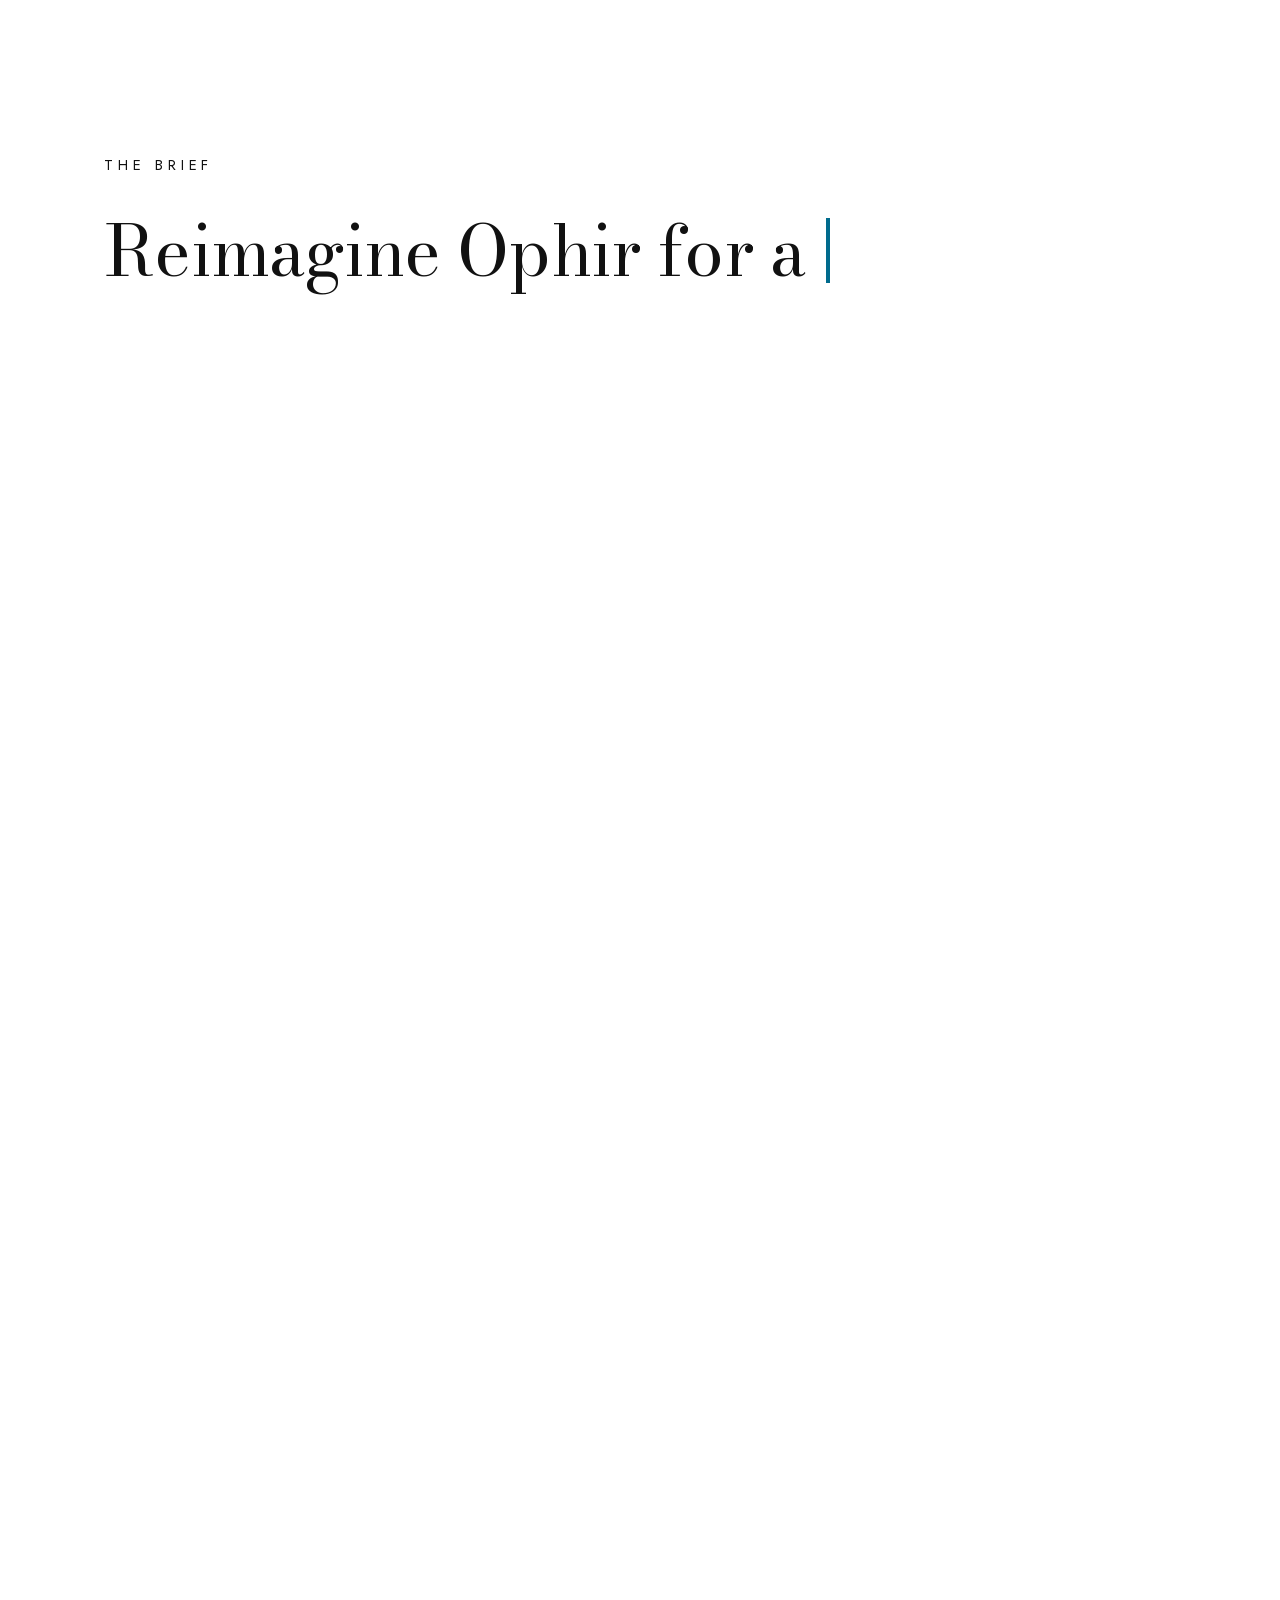
<file: index.html>
<!DOCTYPE html><html lang="en-GB" class="bodoni_moda_4f239d3c-module__CIWvPq__variable jost_b3b5774d-module__56wUyW__variable"><head><meta charSet="utf-8"/><meta name="viewport" content="width=device-width, initial-scale=1"/><link rel="preload" href="/_next/static/media/52b5d5098cb87ddd-s.p.13ehjyjdqyy~v.woff2" as="font" crossorigin="" type="font/woff2"/><link rel="preload" href="/_next/static/media/81cef6a21128489e-s.p.0rb1wy2~c~egv.woff2" as="font" crossorigin="" type="font/woff2"/><link rel="preload" as="image" href="/ophir-icon-1.svg"/><link rel="preload" as="image" href="/ophir-icon-2.svg"/><link rel="preload" as="image" href="/ophir-icon-3.svg"/><link rel="stylesheet" href="/_next/static/chunks/15c112ybg8onb.css" data-precedence="next"/><link rel="preload" as="script" fetchPriority="low" href="/_next/static/chunks/0ht900cau6_ur.js"/><script src="/_next/static/chunks/06~f4cvc3b8e~.js" async=""></script><script src="/_next/static/chunks/00ilazh50sdzh.js" async=""></script><script src="/_next/static/chunks/turbopack-0poa~jq2rj5qt.js" async=""></script><script src="/_next/static/chunks/0dbhjjzl8qfwv.js" async=""></script><script src="/_next/static/chunks/14hdehll65fn_.js" async=""></script><link rel="preload" href="https://fonts.googleapis.com/css2?family=Abril+Fatface&amp;family=Archivo+Black&amp;family=Playfair+Display:ital,wght@1,900&amp;family=Bebas+Neue&amp;family=Fraunces:opsz,wght@144,900&amp;family=Unbounded:wght@800&amp;family=DM+Serif+Display&amp;family=Rubik+Mono+One&amp;family=UnifrakturMaguntia&amp;family=Syne:wght@800&amp;family=Pacifico&amp;family=Major+Mono+Display&amp;family=Alfa+Slab+One&amp;family=Ultra&amp;family=Monoton&amp;family=Bungee&amp;family=Shrikhand&amp;family=Lobster&amp;family=Cinzel+Decorative:wght@900&amp;family=Black+Ops+One&amp;family=Poiret+One&amp;family=Righteous&amp;family=Dela+Gothic+One&amp;family=Instrument+Serif:ital@1&amp;text=S&amp;display=block" as="style"/><meta name="next-size-adjust" content=""/><title>Ophir</title><meta name="description" content="Reimagining Ophir for a new era: brand guidelines."/><meta name="robots" content="noindex, nofollow, nocache"/><meta name="googlebot" content="noindex, nofollow"/><link rel="icon" href="/icon.svg?icon.0dwpslo~bdq_-.svg" sizes="any" type="image/svg+xml"/><link rel="stylesheet" href="https://fonts.googleapis.com/css2?family=Abril+Fatface&amp;family=Archivo+Black&amp;family=Playfair+Display:ital,wght@1,900&amp;family=Bebas+Neue&amp;family=Fraunces:opsz,wght@144,900&amp;family=Unbounded:wght@800&amp;family=DM+Serif+Display&amp;family=Rubik+Mono+One&amp;family=UnifrakturMaguntia&amp;family=Syne:wght@800&amp;family=Pacifico&amp;family=Major+Mono+Display&amp;family=Alfa+Slab+One&amp;family=Ultra&amp;family=Monoton&amp;family=Bungee&amp;family=Shrikhand&amp;family=Lobster&amp;family=Cinzel+Decorative:wght@900&amp;family=Black+Ops+One&amp;family=Poiret+One&amp;family=Righteous&amp;family=Dela+Gothic+One&amp;family=Instrument+Serif:ital@1&amp;text=S&amp;display=block"/><script src="/_next/static/chunks/03~yq9q893hmn.js" noModule=""></script></head><body><div hidden=""><!--$--><!--/$--></div><main><section class="brief" aria-labelledby="brief-label"><div class="brief__inner"><p id="brief-label" class="caps">The brief</p><p class="brief__text"><span class="sr-only">Reimagine Ophir for a new era, preserving the familiarity, heritage and recognition of the original identity while creating a refined, contemporary brand for the future.</span><span class="brief__ghost" aria-hidden="true">Reimagine Ophir for a new era, preserving the familiarity, heritage and recognition of the original identity while creating a refined, contemporary brand for the future.</span><span class="brief__typed" aria-hidden="true"><span class="brief__cursor"><span class="brief__drop"></span></span></span></p></div></section><section class="heromorph" aria-label="The Ophir wordmark and icon"><div class="heromorph__pin"><div class="heromorph__mint" aria-hidden="true"></div><div class="heromorph__stage"><div class="heromorph__art"><svg viewBox="0 0 946.86 369.836" class="heromorph__wordmark" role="img" aria-label="Ophir"><path d="M708.296 117.17C708.296 117.17 708.296 281.259 708.296 281.259C708.296 281.259 752.166 281.259 752.166 281.259C752.166 281.259 752.166 90.329 752.166 90.329C752.492 90.329 708.296 99.753 708.296 117.17ZM752.166 46.479C752.166 46.479 752.166 0 752.166 0C752.492 0 708.296 9.424 708.296 26.841C708.296 26.841 708.296 73.32 708.296 73.32C708.296 55.902 752.492 46.479 752.166 46.479ZM352.355 90.329C352.355 90.329 229.418 90.329 229.418 90.329C229.418 90.329 237.382 134.196 256.536 134.196C256.536 134.196 345.289 134.196 345.289 134.196C367.527 134.196 378.802 145.472 378.802 167.71C378.802 167.71 378.802 203.926 378.802 203.926C378.802 226.164 367.527 237.439 345.289 237.439C345.289 237.439 229.418 237.439 229.418 237.439C229.418 237.439 229.42 369.836 229.42 369.836C229.101 369.836 273.29 360.402 273.29 342.995C273.29 342.995 273.286 281.307 273.286 281.307C273.286 281.307 352.355 281.307 352.355 281.307C391.245 281.307 422.671 249.882 422.671 210.992C422.671 210.992 422.671 160.644 422.671 160.644C422.671 121.755 391.245 90.329 352.355 90.329ZM149.372 203.912C149.372 226.149 138.095 237.426 115.858 237.426C115.858 237.426 77.385 237.426 77.385 237.426C55.147 237.426 43.872 226.149 43.872 203.912C43.872 203.912 43.872 167.714 43.872 167.714C43.872 145.476 55.147 134.2 77.385 134.2C77.385 134.2 115.858 134.2 115.858 134.2C138.095 134.2 149.372 145.476 149.372 167.714C149.372 167.714 149.372 203.912 149.372 203.912ZM122.924 90.329C122.924 90.329 70.316 90.329 70.316 90.329C31.426 90.329 0 121.755 0 160.644C0 160.644 0 210.981 0 210.981C0 249.871 31.426 281.298 70.316 281.298C70.316 281.298 122.924 281.298 122.924 281.298C161.814 281.298 193.24 249.871 193.24 210.981C193.24 210.981 193.24 160.644 193.24 160.644C193.24 121.755 161.814 90.329 122.924 90.329ZM591.801 90.334C591.801 90.334 537.903 90.334 537.903 90.334C529.254 90.334 520.045 91.821 512.705 94.519C512.705 94.519 512.705 94.35 512.705 94.35C512.705 94.35 512.705 0 512.705 0C513.031 0 468.848 9.433 468.848 26.85C468.848 26.85 468.848 92.654 468.848 92.654C468.848 92.654 468.877 281.263 468.877 281.263C468.877 281.263 512.713 281.263 512.713 281.263C512.713 281.263 512.713 167.712 512.713 167.712C512.713 145.474 523.99 134.198 546.227 134.198C546.227 134.198 584.738 134.198 584.738 134.198C606.975 134.198 618.252 145.474 618.252 167.712C618.252 167.712 618.252 254.144 618.252 254.144C618.252 273.298 662.118 281.263 662.118 281.263C662.118 281.263 662.118 160.649 662.118 160.649C662.118 121.76 630.692 90.334 591.801 90.334ZM868.661 90.329C829.771 90.329 798.345 121.756 798.345 160.645C798.345 160.645 798.345 231.259 798.345 231.259C798.345 231.259 798.346 231.259 798.346 231.259C798.346 231.259 798.346 281.259 798.346 281.259C798.029 281.259 842.217 271.825 842.217 254.418C842.217 254.418 842.215 231.259 842.215 231.259C842.215 231.259 842.216 231.259 842.216 231.259C842.216 231.259 842.216 167.708 842.216 167.708C842.216 145.47 853.492 134.194 875.73 134.194C875.73 134.194 919.742 134.194 919.742 134.194C938.895 134.194 946.86 90.329 946.86 90.329C946.86 90.329 868.661 90.329 868.661 90.329Z" fill="currentColor" fill-rule="evenodd"></path></svg><svg viewBox="-150 -150 300 300" class="heromorph__mark" role="img" aria-label="Ophir icon" style="opacity:0"><defs><clipPath id="o-window"><path d="M-37.67 -136.75H37.67C93.38 -136.75 138.38 -91.75 138.38 -36.05V36.05C138.38 91.75 93.38 136.75 37.67 136.75H-37.67C-93.38 136.75 -138.38 91.75 -138.38 36.05V-36.05C-138.38 -91.75 -93.38 -136.75 -37.67 -136.75Z"></path></clipPath><linearGradient id="o-sunset" x1="0" y1="0" x2="0" y2="1"><stop offset="0" stop-color="#005c96"></stop><stop offset="0.3" stop-color="#2896be"></stop><stop offset="0.55" stop-color="#ece8e2"></stop><stop offset="0.74" stop-color="#fcc917"></stop><stop offset="0.9" stop-color="#ea6828"></stop><stop offset="1" stop-color="#aa281e"></stop></linearGradient></defs><path d="M-27.56 -73.92H27.56C59.41 -73.92 75.56 -57.77 75.56 -25.92V25.92C75.56 57.77 59.41 73.92 27.56 73.92H-27.56C-59.41 73.92 -75.56 57.77 -75.56 25.92V-25.92C-75.56 -57.77 -59.41 -73.92 -27.56 -73.92ZM-27.56 -73.92H27.56C59.41 -73.92 75.56 -57.77 75.56 -25.92V25.92C75.56 57.77 59.41 73.92 27.56 73.92H-27.56C-59.41 73.92 -75.56 57.77 -75.56 25.92V-25.92C-75.56 -57.77 -59.41 -73.92 -27.56 -73.92Z" fill="currentColor" fill-rule="evenodd"></path><g clip-path="url(#o-window)"><rect x="-150" y="-136.755" width="300" height="273.51" fill="url(#o-sunset)" transform="translate(0 273.51)"></rect></g><path d="M-27.56 -73.92H27.56C59.41 -73.92 75.56 -57.77 75.56 -25.92V25.92C75.56 57.77 59.41 73.92 27.56 73.92H-27.56C-59.41 73.92 -75.56 57.77 -75.56 25.92V-25.92C-75.56 -57.77 -59.41 -73.92 -27.56 -73.92ZM-27.56 -73.92H27.56C59.41 -73.92 75.56 -57.77 75.56 -25.92V25.92C75.56 57.77 59.41 73.92 27.56 73.92H-27.56C-59.41 73.92 -75.56 57.77 -75.56 25.92V-25.92C-75.56 -57.77 -59.41 -73.92 -27.56 -73.92Z" fill="currentColor" fill-rule="evenodd" transform="scale(0.45)"></path></svg></div><p class="caps heromorph__label"><span class="is-on">Built on experience. Focused on the future.</span><span class="is-off">A window to our world</span></p></div><div class="duo" aria-hidden="true"><figure class="duo__item"><div class="duo__tile duo__tile--icon"><img src="/ophir-icon-1.svg" alt="Ophir icon 1"/></div></figure><figure class="duo__item"><div class="duo__tile duo__tile--icon"><img src="/ophir-icon-2.svg" alt="Ophir icon 2"/></div></figure><figure class="duo__item"><div class="duo__tile duo__tile--icon"><img src="/ophir-icon-3.svg" alt="Ophir icon 3"/></div></figure></div></div></section></main><!--$--><!--/$--><script src="/_next/static/chunks/0ht900cau6_ur.js" id="_R_" async=""></script><script>(self.__next_f=self.__next_f||[]).push([0])</script><script>self.__next_f.push([1,"1:\"$Sreact.fragment\"\n2:I[39756,[\"/_next/static/chunks/0dbhjjzl8qfwv.js\"],\"default\"]\n3:I[37457,[\"/_next/static/chunks/0dbhjjzl8qfwv.js\"],\"default\"]\n4:I[27115,[\"/_next/static/chunks/0dbhjjzl8qfwv.js\",\"/_next/static/chunks/14hdehll65fn_.js\"],\"default\"]\n5:I[47298,[\"/_next/static/chunks/0dbhjjzl8qfwv.js\",\"/_next/static/chunks/14hdehll65fn_.js\"],\"default\"]\n6:I[97367,[\"/_next/static/chunks/0dbhjjzl8qfwv.js\"],\"OutletBoundary\"]\n7:\"$Sreact.suspense\"\n9:I[97367,[\"/_next/static/chunks/0dbhjjzl8qfwv.js\"],\"ViewportBoundary\"]\nb:I[97367,[\"/_next/static/chunks/0dbhjjzl8qfwv.js\"],\"MetadataBoundary\"]\nd:I[68027,[\"/_next/static/chunks/0dbhjjzl8qfwv.js\"],\"default\",1]\n:HL[\"/_next/static/chunks/15c112ybg8onb.css\",\"style\"]\n:HL[\"/_next/static/media/52b5d5098cb87ddd-s.p.13ehjyjdqyy~v.woff2\",\"font\",{\"crossOrigin\":\"\",\"type\":\"font/woff2\"}]\n:HL[\"/_next/static/media/81cef6a21128489e-s.p.0rb1wy2~c~egv.woff2\",\"font\",{\"crossOrigin\":\"\",\"type\":\"font/woff2\"}]\n:HL[\"https://fonts.googleapis.com/css2?family=Abril+Fatface\u0026family=Archivo+Black\u0026family=Playfair+Display:ital,wght@1,900\u0026family=Bebas+Neue\u0026family=Fraunces:opsz,wght@144,900\u0026family=Unbounded:wght@800\u0026family=DM+Serif+Display\u0026family=Rubik+Mono+One\u0026family=UnifrakturMaguntia\u0026family=Syne:wght@800\u0026family=Pacifico\u0026family=Major+Mono+Display\u0026family=Alfa+Slab+One\u0026family=Ultra\u0026family=Monoton\u0026family=Bungee\u0026family=Shrikhand\u0026family=Lobster\u0026family=Cinzel+Decorative:wght@900\u0026family=Black+Ops+One\u0026family=Poiret+One\u0026family=Righteous\u0026family=Dela+Gothic+One\u0026family=Instrument+Serif:ital@1\u0026text=S\u0026display=block\",\"style\"]\n"])</script><script>self.__next_f.push([1,"0:{\"P\":null,\"c\":[\"\",\"\"],\"q\":\"\",\"i\":false,\"f\":[[[\"\",{\"children\":[\"__PAGE__\",{}]},\"$undefined\",\"$undefined\",16],[[\"$\",\"$1\",\"c\",{\"children\":[[[\"$\",\"link\",\"0\",{\"rel\":\"stylesheet\",\"href\":\"/_next/static/chunks/15c112ybg8onb.css\",\"precedence\":\"next\",\"crossOrigin\":\"$undefined\",\"nonce\":\"$undefined\"}],[\"$\",\"script\",\"script-0\",{\"src\":\"/_next/static/chunks/0dbhjjzl8qfwv.js\",\"async\":true,\"nonce\":\"$undefined\"}]],[\"$\",\"html\",null,{\"lang\":\"en-GB\",\"className\":\"bodoni_moda_4f239d3c-module__CIWvPq__variable jost_b3b5774d-module__56wUyW__variable\",\"children\":[[\"$\",\"head\",null,{\"children\":[\"$\",\"link\",null,{\"rel\":\"stylesheet\",\"href\":\"https://fonts.googleapis.com/css2?family=Abril+Fatface\u0026family=Archivo+Black\u0026family=Playfair+Display:ital,wght@1,900\u0026family=Bebas+Neue\u0026family=Fraunces:opsz,wght@144,900\u0026family=Unbounded:wght@800\u0026family=DM+Serif+Display\u0026family=Rubik+Mono+One\u0026family=UnifrakturMaguntia\u0026family=Syne:wght@800\u0026family=Pacifico\u0026family=Major+Mono+Display\u0026family=Alfa+Slab+One\u0026family=Ultra\u0026family=Monoton\u0026family=Bungee\u0026family=Shrikhand\u0026family=Lobster\u0026family=Cinzel+Decorative:wght@900\u0026family=Black+Ops+One\u0026family=Poiret+One\u0026family=Righteous\u0026family=Dela+Gothic+One\u0026family=Instrument+Serif:ital@1\u0026text=S\u0026display=block\"}]}],[\"$\",\"body\",null,{\"children\":[\"$\",\"$L2\",null,{\"parallelRouterKey\":\"children\",\"error\":\"$undefined\",\"errorStyles\":\"$undefined\",\"errorScripts\":\"$undefined\",\"template\":[\"$\",\"$L3\",null,{}],\"templateStyles\":\"$undefined\",\"templateScripts\":\"$undefined\",\"notFound\":[[[\"$\",\"title\",null,{\"children\":\"404: This page could not be found.\"}],[\"$\",\"div\",null,{\"style\":{\"fontFamily\":\"system-ui,\\\"Segoe UI\\\",Roboto,Helvetica,Arial,sans-serif,\\\"Apple Color Emoji\\\",\\\"Segoe UI Emoji\\\"\",\"height\":\"100vh\",\"textAlign\":\"center\",\"display\":\"flex\",\"flexDirection\":\"column\",\"alignItems\":\"center\",\"justifyContent\":\"center\"},\"children\":[\"$\",\"div\",null,{\"children\":[[\"$\",\"style\",null,{\"dangerouslySetInnerHTML\":{\"__html\":\"body{color:#000;background:#fff;margin:0}.next-error-h1{border-right:1px solid rgba(0,0,0,.3)}@media (prefers-color-scheme:dark){body{color:#fff;background:#000}.next-error-h1{border-right:1px solid rgba(255,255,255,.3)}}\"}}],[\"$\",\"h1\",null,{\"className\":\"next-error-h1\",\"style\":{\"display\":\"inline-block\",\"margin\":\"0 20px 0 0\",\"padding\":\"0 23px 0 0\",\"fontSize\":24,\"fontWeight\":500,\"verticalAlign\":\"top\",\"lineHeight\":\"49px\"},\"children\":404}],[\"$\",\"div\",null,{\"style\":{\"display\":\"inline-block\"},\"children\":[\"$\",\"h2\",null,{\"style\":{\"fontSize\":14,\"fontWeight\":400,\"lineHeight\":\"49px\",\"margin\":0},\"children\":\"This page could not be found.\"}]}]]}]}]],[]],\"forbidden\":\"$undefined\",\"unauthorized\":\"$undefined\"}]}]]}]]}],{\"children\":[[\"$\",\"$1\",\"c\",{\"children\":[[\"$\",\"main\",null,{\"children\":[[\"$\",\"$L4\",null,{}],[\"$\",\"$L5\",null,{}]]}],[[\"$\",\"script\",\"script-0\",{\"src\":\"/_next/static/chunks/14hdehll65fn_.js\",\"async\":true,\"nonce\":\"$undefined\"}]],[\"$\",\"$L6\",null,{\"children\":[\"$\",\"$7\",null,{\"name\":\"Next.MetadataOutlet\",\"children\":\"$@8\"}]}]]}],{},null,false,null]},null,false,null],[\"$\",\"$1\",\"h\",{\"children\":[null,[\"$\",\"$L9\",null,{\"children\":\"$La\"}],[\"$\",\"div\",null,{\"hidden\":true,\"children\":[\"$\",\"$Lb\",null,{\"children\":[\"$\",\"$7\",null,{\"name\":\"Next.Metadata\",\"children\":\"$Lc\"}]}]}],[\"$\",\"meta\",null,{\"name\":\"next-size-adjust\",\"content\":\"\"}]]}],false]],\"m\":\"$undefined\",\"G\":[\"$d\",[[\"$\",\"link\",\"0\",{\"rel\":\"stylesheet\",\"href\":\"/_next/static/chunks/15c112ybg8onb.css\",\"precedence\":\"next\",\"crossOrigin\":\"$undefined\",\"nonce\":\"$undefined\"}]]],\"S\":true,\"h\":null,\"s\":\"$undefined\",\"l\":\"$undefined\",\"p\":\"$undefined\",\"d\":\"$undefined\",\"b\":\"AQkvWlnF4PmO2ZiEvOp76\"}\n"])</script><script>self.__next_f.push([1,"a:[[\"$\",\"meta\",\"0\",{\"charSet\":\"utf-8\"}],[\"$\",\"meta\",\"1\",{\"name\":\"viewport\",\"content\":\"width=device-width, initial-scale=1\"}]]\n"])</script><script>self.__next_f.push([1,"e:I[27201,[\"/_next/static/chunks/0dbhjjzl8qfwv.js\"],\"IconMark\"]\n8:null\nc:[[\"$\",\"title\",\"0\",{\"children\":\"Ophir\"}],[\"$\",\"meta\",\"1\",{\"name\":\"description\",\"content\":\"Reimagining Ophir for a new era: brand guidelines.\"}],[\"$\",\"meta\",\"2\",{\"name\":\"robots\",\"content\":\"noindex, nofollow, nocache\"}],[\"$\",\"meta\",\"3\",{\"name\":\"googlebot\",\"content\":\"noindex, nofollow\"}],[\"$\",\"link\",\"4\",{\"rel\":\"icon\",\"href\":\"/icon.svg?icon.0dwpslo~bdq_-.svg\",\"sizes\":\"any\",\"type\":\"image/svg+xml\"}],[\"$\",\"$Le\",\"5\",{}]]\n"])</script></body></html>
</file>
<file: _next/static/chunks/15c112ybg8onb.css>
@font-face{font-family:Bodoni Moda;font-style:normal;font-weight:400;font-display:swap;src:url(../media/856ed4826022579c-s.0fm_pbacl3p-e.woff2)format("woff2");unicode-range:U+302-303,U+305,U+307-308,U+310,U+312,U+315,U+31A,U+326-327,U+32C,U+32F-330,U+332-333,U+338,U+33A,U+346,U+34D,U+391-3A1,U+3A3-3A9,U+3B1-3C9,U+3D1,U+3D5-3D6,U+3F0-3F1,U+3F4-3F5,U+2016-2017,U+2034-2038,U+203C,U+2040,U+2043,U+2047,U+2050,U+2057,U+205F,U+2070-2071,U+2074-209F,U+20D0-20DC,U+20E1,U+20E5-20EF,U+2100-2112,U+2114-2115,U+2117-2121,U+2123-214F,U+2190,U+2192,U+2194-21AE,U+21B0-21E5,U+21F1-21F2,U+21F4-2211,U+2213-2214,U+2216-22FF,U+2308-230B,U+2310,U+2319,U+231C-2321,U+2336-237A,U+237C,U+2395,U+239B-23B7,U+23D0,U+23DC-23E1,U+2474-2475,U+25AF,U+25B3,U+25B7,U+25BD,U+25C1,U+25CA,U+25CC,U+25FB,U+266D-266F,U+27C0-27FF,U+2900-2AFF,U+2B0E-2B11,U+2B30-2B4C,U+2BFE,U+3030,U+FF5B,U+FF5D,U+1D400-1D7FF,U+1EE??}@font-face{font-family:Bodoni Moda;font-style:normal;font-weight:400;font-display:swap;src:url(../media/33f10b7fa82524eb-s.04y2uxr7u2ai1.woff2)format("woff2");unicode-range:U+1-C,U+E-1F,U+7F-9F,U+20DD-20E0,U+20E2-20E4,U+2150-218F,U+2190,U+2192,U+2194-2199,U+21AF,U+21E6-21F0,U+21F3,U+2218-2219,U+2299,U+22C4-22C6,U+2300-243F,U+2440-244A,U+2460-24FF,U+25A0-27BF,U+28??,U+2921-2922,U+2981,U+29BF,U+29EB,U+2B??,U+4DC0-4DFF,U+FFF9-FFFB,U+10140-1018E,U+10190-1019C,U+101A0,U+101D0-101FD,U+102E0-102FB,U+10E60-10E7E,U+1D2C0-1D2D3,U+1D2E0-1D37F,U+1F0??,U+1F100-1F1AE,U+1F1E6-1F1FF,U+1F30D-1F30F,U+1F315,U+1F31C,U+1F31E,U+1F320-1F32C,U+1F336,U+1F378,U+1F37D,U+1F382,U+1F393-1F39F,U+1F3A7-1F3A8,U+1F3AC-1F3AF,U+1F3C2,U+1F3C4-1F3C6,U+1F3CA-1F3CE,U+1F3D4-1F3E0,U+1F3ED,U+1F3F1-1F3F3,U+1F3F5-1F3F7,U+1F408,U+1F415,U+1F41F,U+1F426,U+1F43F,U+1F441-1F442,U+1F444,U+1F446-1F449,U+1F44C-1F44E,U+1F453,U+1F46A,U+1F47D,U+1F4A3,U+1F4B0,U+1F4B3,U+1F4B9,U+1F4BB,U+1F4BF,U+1F4C8-1F4CB,U+1F4D6,U+1F4DA,U+1F4DF,U+1F4E3-1F4E6,U+1F4EA-1F4ED,U+1F4F7,U+1F4F9-1F4FB,U+1F4FD-1F4FE,U+1F503,U+1F507-1F50B,U+1F50D,U+1F512-1F513,U+1F53E-1F54A,U+1F54F-1F5FA,U+1F610,U+1F650-1F67F,U+1F687,U+1F68D,U+1F691,U+1F694,U+1F698,U+1F6AD,U+1F6B2,U+1F6B9-1F6BA,U+1F6BC,U+1F6C6-1F6CF,U+1F6D3-1F6D7,U+1F6E0-1F6EA,U+1F6F0-1F6F3,U+1F6F7-1F6FC,U+1F700-1F80B,U+1F810-1F847,U+1F850-1F859,U+1F860-1F887,U+1F890-1F8AD,U+1F8B0-1F8BB,U+1F8C0-1F8C1,U+1F8D0-1F8D8,U+1F900-1F90B,U+1F93B,U+1F946,U+1F984,U+1F996,U+1F9E9,U+1FA00-1FA6F,U+1FA70-1FA7C,U+1FA80-1FAC6,U+1FAC8,U+1FACC-1FADD,U+1FADF-1FAEB,U+1FAEF-1FAFA,U+1FB??}@font-face{font-family:Bodoni Moda;font-style:normal;font-weight:400;font-display:swap;src:url(../media/34eaf81c50a1ffa9-s.09icp9blz_k.o.woff2)format("woff2");unicode-range:U+100-2BA,U+2BD-2C5,U+2C7-2CC,U+2CE-2D7,U+2DD-2FF,U+304,U+308,U+329,U+1D00-1DBF,U+1E00-1E9F,U+1EF2-1EFF,U+2020,U+20A0-20AB,U+20AD-20C4,U+2113,U+2C60-2C7F,U+A720-A7FF}@font-face{font-family:Bodoni Moda;font-style:normal;font-weight:400;font-display:swap;src:url(../media/52b5d5098cb87ddd-s.p.13ehjyjdqyy~v.woff2)format("woff2");unicode-range:U+??,U+131,U+152-153,U+2BB-2BC,U+2C6,U+2DA,U+2DC,U+304,U+308,U+329,U+2000-206F,U+20AC,U+2122,U+2191,U+2193,U+2212,U+2215,U+FEFF,U+FFFD}@font-face{font-family:Bodoni Moda;font-style:normal;font-weight:500;font-display:swap;src:url(../media/856ed4826022579c-s.0fm_pbacl3p-e.woff2)format("woff2");unicode-range:U+302-303,U+305,U+307-308,U+310,U+312,U+315,U+31A,U+326-327,U+32C,U+32F-330,U+332-333,U+338,U+33A,U+346,U+34D,U+391-3A1,U+3A3-3A9,U+3B1-3C9,U+3D1,U+3D5-3D6,U+3F0-3F1,U+3F4-3F5,U+2016-2017,U+2034-2038,U+203C,U+2040,U+2043,U+2047,U+2050,U+2057,U+205F,U+2070-2071,U+2074-209F,U+20D0-20DC,U+20E1,U+20E5-20EF,U+2100-2112,U+2114-2115,U+2117-2121,U+2123-214F,U+2190,U+2192,U+2194-21AE,U+21B0-21E5,U+21F1-21F2,U+21F4-2211,U+2213-2214,U+2216-22FF,U+2308-230B,U+2310,U+2319,U+231C-2321,U+2336-237A,U+237C,U+2395,U+239B-23B7,U+23D0,U+23DC-23E1,U+2474-2475,U+25AF,U+25B3,U+25B7,U+25BD,U+25C1,U+25CA,U+25CC,U+25FB,U+266D-266F,U+27C0-27FF,U+2900-2AFF,U+2B0E-2B11,U+2B30-2B4C,U+2BFE,U+3030,U+FF5B,U+FF5D,U+1D400-1D7FF,U+1EE??}@font-face{font-family:Bodoni Moda;font-style:normal;font-weight:500;font-display:swap;src:url(../media/33f10b7fa82524eb-s.04y2uxr7u2ai1.woff2)format("woff2");unicode-range:U+1-C,U+E-1F,U+7F-9F,U+20DD-20E0,U+20E2-20E4,U+2150-218F,U+2190,U+2192,U+2194-2199,U+21AF,U+21E6-21F0,U+21F3,U+2218-2219,U+2299,U+22C4-22C6,U+2300-243F,U+2440-244A,U+2460-24FF,U+25A0-27BF,U+28??,U+2921-2922,U+2981,U+29BF,U+29EB,U+2B??,U+4DC0-4DFF,U+FFF9-FFFB,U+10140-1018E,U+10190-1019C,U+101A0,U+101D0-101FD,U+102E0-102FB,U+10E60-10E7E,U+1D2C0-1D2D3,U+1D2E0-1D37F,U+1F0??,U+1F100-1F1AE,U+1F1E6-1F1FF,U+1F30D-1F30F,U+1F315,U+1F31C,U+1F31E,U+1F320-1F32C,U+1F336,U+1F378,U+1F37D,U+1F382,U+1F393-1F39F,U+1F3A7-1F3A8,U+1F3AC-1F3AF,U+1F3C2,U+1F3C4-1F3C6,U+1F3CA-1F3CE,U+1F3D4-1F3E0,U+1F3ED,U+1F3F1-1F3F3,U+1F3F5-1F3F7,U+1F408,U+1F415,U+1F41F,U+1F426,U+1F43F,U+1F441-1F442,U+1F444,U+1F446-1F449,U+1F44C-1F44E,U+1F453,U+1F46A,U+1F47D,U+1F4A3,U+1F4B0,U+1F4B3,U+1F4B9,U+1F4BB,U+1F4BF,U+1F4C8-1F4CB,U+1F4D6,U+1F4DA,U+1F4DF,U+1F4E3-1F4E6,U+1F4EA-1F4ED,U+1F4F7,U+1F4F9-1F4FB,U+1F4FD-1F4FE,U+1F503,U+1F507-1F50B,U+1F50D,U+1F512-1F513,U+1F53E-1F54A,U+1F54F-1F5FA,U+1F610,U+1F650-1F67F,U+1F687,U+1F68D,U+1F691,U+1F694,U+1F698,U+1F6AD,U+1F6B2,U+1F6B9-1F6BA,U+1F6BC,U+1F6C6-1F6CF,U+1F6D3-1F6D7,U+1F6E0-1F6EA,U+1F6F0-1F6F3,U+1F6F7-1F6FC,U+1F700-1F80B,U+1F810-1F847,U+1F850-1F859,U+1F860-1F887,U+1F890-1F8AD,U+1F8B0-1F8BB,U+1F8C0-1F8C1,U+1F8D0-1F8D8,U+1F900-1F90B,U+1F93B,U+1F946,U+1F984,U+1F996,U+1F9E9,U+1FA00-1FA6F,U+1FA70-1FA7C,U+1FA80-1FAC6,U+1FAC8,U+1FACC-1FADD,U+1FADF-1FAEB,U+1FAEF-1FAFA,U+1FB??}@font-face{font-family:Bodoni Moda;font-style:normal;font-weight:500;font-display:swap;src:url(../media/34eaf81c50a1ffa9-s.09icp9blz_k.o.woff2)format("woff2");unicode-range:U+100-2BA,U+2BD-2C5,U+2C7-2CC,U+2CE-2D7,U+2DD-2FF,U+304,U+308,U+329,U+1D00-1DBF,U+1E00-1E9F,U+1EF2-1EFF,U+2020,U+20A0-20AB,U+20AD-20C4,U+2113,U+2C60-2C7F,U+A720-A7FF}@font-face{font-family:Bodoni Moda;font-style:normal;font-weight:500;font-display:swap;src:url(../media/52b5d5098cb87ddd-s.p.13ehjyjdqyy~v.woff2)format("woff2");unicode-range:U+??,U+131,U+152-153,U+2BB-2BC,U+2C6,U+2DA,U+2DC,U+304,U+308,U+329,U+2000-206F,U+20AC,U+2122,U+2191,U+2193,U+2212,U+2215,U+FEFF,U+FFFD}@font-face{font-family:Bodoni Moda Fallback;src:local(Times New Roman);ascent-override:98.5%;descent-override:35.02%;line-gap-override:0.0%;size-adjust:114.22%}.bodoni_moda_4f239d3c-module__CIWvPq__className{font-family:Bodoni Moda,Bodoni Moda Fallback;font-style:normal}.bodoni_moda_4f239d3c-module__CIWvPq__variable{--font-display:"Bodoni Moda", "Bodoni Moda Fallback"}
@font-face{font-family:Jost;font-style:normal;font-weight:400;font-display:swap;src:url(../media/39c55468420adfa6-s.0dm~y109r_cge.woff2)format("woff2");unicode-range:U+301,U+400-45F,U+490-491,U+4B0-4B1,U+2116}@font-face{font-family:Jost;font-style:normal;font-weight:400;font-display:swap;src:url(../media/9b8f0e32b229dbc1-s.045ah.fd_t~6v.woff2)format("woff2");unicode-range:U+100-2BA,U+2BD-2C5,U+2C7-2CC,U+2CE-2D7,U+2DD-2FF,U+304,U+308,U+329,U+1D00-1DBF,U+1E00-1E9F,U+1EF2-1EFF,U+2020,U+20A0-20AB,U+20AD-20C4,U+2113,U+2C60-2C7F,U+A720-A7FF}@font-face{font-family:Jost;font-style:normal;font-weight:400;font-display:swap;src:url(../media/81cef6a21128489e-s.p.0rb1wy2~c~egv.woff2)format("woff2");unicode-range:U+??,U+131,U+152-153,U+2BB-2BC,U+2C6,U+2DA,U+2DC,U+304,U+308,U+329,U+2000-206F,U+20AC,U+2122,U+2191,U+2193,U+2212,U+2215,U+FEFF,U+FFFD}@font-face{font-family:Jost;font-style:normal;font-weight:500;font-display:swap;src:url(../media/39c55468420adfa6-s.0dm~y109r_cge.woff2)format("woff2");unicode-range:U+301,U+400-45F,U+490-491,U+4B0-4B1,U+2116}@font-face{font-family:Jost;font-style:normal;font-weight:500;font-display:swap;src:url(../media/9b8f0e32b229dbc1-s.045ah.fd_t~6v.woff2)format("woff2");unicode-range:U+100-2BA,U+2BD-2C5,U+2C7-2CC,U+2CE-2D7,U+2DD-2FF,U+304,U+308,U+329,U+1D00-1DBF,U+1E00-1E9F,U+1EF2-1EFF,U+2020,U+20A0-20AB,U+20AD-20C4,U+2113,U+2C60-2C7F,U+A720-A7FF}@font-face{font-family:Jost;font-style:normal;font-weight:500;font-display:swap;src:url(../media/81cef6a21128489e-s.p.0rb1wy2~c~egv.woff2)format("woff2");unicode-range:U+??,U+131,U+152-153,U+2BB-2BC,U+2C6,U+2DA,U+2DC,U+304,U+308,U+329,U+2000-206F,U+20AC,U+2122,U+2191,U+2193,U+2212,U+2215,U+FEFF,U+FFFD}@font-face{font-family:Jost Fallback;src:local(Arial);ascent-override:111.45%;descent-override:39.06%;line-gap-override:0.0%;size-adjust:96.01%}.jost_b3b5774d-module__56wUyW__className{font-family:Jost,Jost Fallback;font-style:normal}.jost_b3b5774d-module__56wUyW__variable{--font-body:"Jost", "Jost Fallback"}
:root{--teal:#006b8d;--ink:#111;--paper:#fff;--grey:#8c9490;--magenta:#f0a;--display:var(--font-display), "Didot", "Bodoni 72", Georgia, serif;--body:var(--font-body), "Futura", "Century Gothic", system-ui, sans-serif;--gutter:max(20px, 5vw);--lightningcss-light:initial;--lightningcss-dark: ;color-scheme:light}*{box-sizing:border-box}html,body{margin:0}body{background:var(--paper);color:var(--ink);font-family:var(--body);-webkit-font-smoothing:antialiased;font-size:17px;line-height:1.5}a{color:inherit}a:focus-visible{outline:2px solid var(--ink);outline-offset:3px}h1,h2,p{margin:0}.wordmark{font-family:var(--display);letter-spacing:-.01em;font-weight:400;line-height:1}.caps{text-transform:uppercase;letter-spacing:.32em;font-size:clamp(12px,1.2vw,15px)}.eyebrow{text-transform:uppercase;letter-spacing:.24em;color:var(--grey);font-size:12px}section>div{padding-left:max(var(--gutter), env(safe-area-inset-left,0px));padding-right:max(var(--gutter), env(safe-area-inset-right,0px))}.sr-only{clip:rect(0 0 0 0);white-space:nowrap;width:1px;height:1px;position:absolute;overflow:hidden}.opener{min-height:100dvh;color:var(--paper);background:linear-gradient(#0b1424 0%,#0c2f4c 28%,#1f6f99 48%,#8fc2d4 60%,#ece8e2 68%,#fcc917 80%,#ea6828 92%,#aa281e 100%);position:relative}.opener__inner{min-height:inherit;grid-template-rows:auto auto 1fr;align-content:start;gap:clamp(28px,4vw,52px);padding-block:clamp(40px,7vw,96px);display:grid}.opener__wordmark{width:clamp(180px,26vw,380px);height:auto}.opener__title{font-family:var(--display);letter-spacing:-.01em;max-width:18ch;font-size:clamp(2rem,4.6vw,4.2rem);font-weight:400;line-height:1.12}.opener__tile{aspect-ratio:1;background:var(--paper);width:clamp(72px,7vw,110px);color:var(--teal);place-self:end;place-items:center;display:grid}.opener__tile svg{width:58%;height:auto}.brief{background:var(--paper)}.brief__inner{align-content:center;gap:clamp(24px,3vw,40px);max-width:1200px;min-height:92vh;margin:0 auto;padding-block:clamp(80px,12vw,160px);display:grid}.brief__text{font-family:var(--display);letter-spacing:-.01em;max-width:21ch;font-size:clamp(2.1rem,5.4vw,4.8rem);line-height:1.08;display:grid}.brief__ghost,.brief__typed{grid-area:1/1}.brief__ghost{visibility:hidden}.brief{overflow:clip}.brief__cursor{background:var(--teal);vertical-align:-.1em;width:.06em;min-width:2px;height:.95em;margin-left:.06em;display:inline-block;position:relative}.brief__cursor.is-idle{animation:1.05s step-end infinite blink}@keyframes blink{50%{opacity:0}}.brief__drop{background:var(--teal);width:100%;height:100%;transition:height 1.2s cubic-bezier(.65,0,.25,1);position:absolute;top:0;left:0;overflow:hidden}.is-cue .brief__drop{height:calc(100% + min(30vh,260px))}.brief__drop:after{content:"";background:var(--paper);opacity:0;width:100%;height:22%;position:absolute;top:-22%;left:0}.is-cue .brief__drop:after{animation:1.9s cubic-bezier(.5,0,.3,1) 1.2s infinite run}@keyframes run{0%{opacity:1;top:-22%}80%,to{opacity:1;top:100%}}@media (prefers-reduced-motion:reduce){.brief__cursor.is-idle,.is-cue .brief__drop:after{animation:none}.brief__drop{transition:none}}.heromorph{--tile:clamp(120px, 15vw, 230px);--band:calc(var(--tile) * .235);--band-y:34%;--wm-w:min(118vw, 180vh);background:var(--paper);height:500vh}@media (max-width:640px){.heromorph{--wm-w:104vw}}.heromorph__pin{height:100dvh;position:sticky;top:0;overflow:hidden}.heromorph__mint{background:var(--teal);clip-path:inset(0);transition:clip-path 1s cubic-bezier(.7,0,.2,1);position:absolute;inset:0}.is-outro .heromorph__mint{animation:2.6s cubic-bezier(.7,0,.2,1) .6s both band-out}.is-back:not(.is-outro) .heromorph__mint{animation:.9s cubic-bezier(.7,0,.2,1) both band-in}@keyframes band-in{0%{clip-path:inset(var(--band-y) 0 calc(100% - var(--band-y)) 0)}35%{clip-path:inset(calc(var(--band-y) - var(--band) / 2) 0 calc(100% - var(--band-y) - var(--band) / 2) 0)}to{clip-path:inset(0)}}@keyframes band-out{0%{clip-path:inset(0)}38%,62%{clip-path:inset(calc(var(--band-y) - var(--band) / 2) 0 calc(100% - var(--band-y) - var(--band) / 2) 0)}to{clip-path:inset(var(--band-y) 0 calc(100% - var(--band-y)) 0)}}.heromorph__stage{align-content:center;place-items:center;gap:clamp(28px,4vw,48px);display:grid;position:absolute;inset:0}.heromorph__art{place-items:center;display:grid}.heromorph__art>svg{transform-origin:50%;will-change:opacity, transform;grid-area:1/1}.heromorph__wordmark{width:min(64vw,680px);color:var(--paper)}.heromorph__mark{width:min(36vw,36vh,320px);color:var(--paper);overflow:visible}.heromorph__art{transition:opacity .4s}.is-outro .heromorph__art{opacity:0;transition-duration:.2s}.heromorph__label{color:var(--paper);justify-items:center;transition:opacity .4s;display:grid}.heromorph__label>*{grid-area:1/1;transition:opacity .5s,transform .5s}.is-outro .heromorph__label{opacity:0}.duo{left:0;right:0;top:var(--band-y);max-width:1200px;padding-left:max(var(--gutter), env(safe-area-inset-left,0px));padding-right:max(var(--gutter), env(safe-area-inset-right,0px));pointer-events:none;justify-content:space-between;margin:0 auto;display:flex;position:absolute;transform:translateY(-50%)}.duo__item{margin:0;position:relative}.duo__tile{width:var(--tile);aspect-ratio:1;clip-path:inset(50% 0);transition:clip-path .4s cubic-bezier(.7,0,.2,1);overflow:hidden}.duo__tile svg,.duo__tile img{width:100%;height:100%;display:block}.duo__tile--school{background:var(--teal);color:var(--ink);position:relative}.duo__tile--school svg{width:60%;height:60%;position:absolute;top:20%;left:20%;overflow:visible}.duo__item figcaption{white-space:nowrap;opacity:0;transition:opacity .5s,transform .5s;position:absolute;top:calc(100% + 18px);left:0;transform:translateY(6px)}.duo__item--app figcaption{text-align:right;left:auto;right:0}.is-icons .duo__tile{clip-path:inset(0);transition-duration:.9s;transition-delay:1.2s}.duo{justify-content:center;gap:clamp(20px,5vw,90px)}.duo__tile--icon{aspect-ratio:360/602;width:auto;height:min(44vh,46vw,420px)}.duo__tile--icon img{object-fit:contain}.is-icons .duo__item:nth-child(2) .duo__tile{transition-delay:1.35s}.is-icons .duo__item:nth-child(3) .duo__tile{transition-delay:1.5s}.is-outro .duo__item figcaption{opacity:1;transition-delay:1.85s;transform:none}.is-outro .duo{pointer-events:auto}.duo__wordmark{left:50%;bottom:calc(var(--wm-w) * -.077);width:var(--wm-w);height:auto;color:var(--ink);opacity:0;transition:opacity .8s,transform 1s cubic-bezier(.2,.7,.2,1);position:absolute;transform:translate(-50%,12%)}.is-outro .duo__wordmark{opacity:1;transition-delay:1.9s;transform:translate(-50%)}.devices{background:#eceeed;overflow:hidden}.device{padding:0;position:relative}.device__frame{z-index:2;pointer-events:none;width:100%;height:auto;display:block;position:relative}.device__screen{z-index:1;background:var(--paper);position:absolute;overflow:hidden}.device__screen>img,.device__screen>video{width:100%;height:100%;display:block}.devices--mac{padding-top:clamp(72px,9vw,140px)}.device--mac{width:min(86%,1180px);margin:0 auto -.3%}.device--mac .device__screen{width:78.5%;height:77.48%;top:11.26%;left:10.75%}.device--mac .device__screen>img{object-fit:cover;opacity:0;transition:opacity .9s;position:absolute;inset:0}.device--mac .device__screen>img.is-active{opacity:1}.screens-tabs{padding-inline:var(--gutter);flex-wrap:wrap;justify-content:center;gap:8px;margin:0 auto clamp(28px,4vw,48px);display:flex}.screens-tabs button{font:inherit;text-transform:uppercase;letter-spacing:.24em;color:var(--ink);cursor:pointer;background:0 0;border:1px solid #1111112e;border-radius:999px;padding:8px 16px 8px 18px;font-size:12px;transition:background .25s,border-color .25s}.screens-tabs button:hover{border-color:var(--ink)}.screens-tabs button.is-active{background:var(--ink);color:var(--paper);border-color:var(--ink)}.screens-tabs button:focus-visible{outline:2px solid var(--ink);outline-offset:3px}.devices--phone{background:var(--paper);place-items:center;padding-block:clamp(80px,10vw,140px);display:grid;position:relative}.phone-words{z-index:0;pointer-events:none;font-family:var(--display);letter-spacing:-.02em;color:var(--ink);white-space:nowrap;place-items:center;margin:0;font-size:clamp(5rem,21vw,21rem);font-weight:400;line-height:1;display:grid;position:absolute;inset:0}.phone-words>span{grid-area:1/1;transition:opacity .6s,transform .8s cubic-bezier(.2,.7,.2,1)}.phone-words>.is-on{opacity:1;transform:none}.phone-words>.is-off{opacity:0;transform:translateY(4%)}.phone-words__dot{color:var(--teal)}.devices--phone .device--phone{z-index:1}.device--phone{filter:drop-shadow(0 30px 40px #00000038);width:clamp(220px,24vw,340px)}.device--phone .device__screen{border-radius:13%/6%;width:89.6%;height:95.16%;top:2.42%;left:5.2%}.device--phone .device__screen>video{object-fit:contain;transform-origin:50%;will-change:transform;filter:saturate(1.9)hue-rotate(9deg)}.echo-block{background:#111}.echo-block>.echo{padding:0}.echo__art{width:100%;height:auto;display:block}.mouths{--mouths-bg:#0cf0b2;background:var(--mouths-bg)}.mouths>.mouths__frame{padding:0}.mouths__frame{width:min(100%,117.333vh);margin:0 auto;position:relative}.mouths__video{aspect-ratio:4/3;width:100%;height:auto;display:block;-webkit-mask-image:linear-gradient(90deg,#0000 0,#000 7% 93%,#0000 100%);mask-image:linear-gradient(90deg,#0000 0,#000 7% 93%,#0000 100%)}.mouths__line{color:var(--ink);letter-spacing:.32em;white-space:nowrap;background:var(--mouths-bg);margin:0;padding:.7em .9em .7em 1.22em;font-size:clamp(13px,1.5vw,20px);position:absolute;bottom:7%;left:50%;transform:translate(-50%)}@media (max-width:520px){.mouths__line{white-space:normal;text-align:center;width:max-content;max-width:90%}}.shift{background:var(--paper);overflow:hidden}.shift>.shift__stage{padding:0}.shift__stage{--s-h:min(78vh, 64vw);min-height:calc(var(--s-h) + clamp(96px, 14vw, 200px));place-items:center;display:grid;position:relative}.shift__s{height:var(--s-h);color:var(--teal);grid-area:1/1;place-items:center;display:grid}.shift__shape{width:auto;height:100%;display:block}.shift__glyph{font-size:calc(var(--s-h) * 1.3);line-height:1;display:block;transform:translateY(-2%)}.shift__person{aspect-ratio:1;object-fit:cover;filter:grayscale()contrast(1.05);height:82%;display:block}.shift__preload{opacity:0;pointer-events:none;width:1px;height:1px;position:absolute;overflow:hidden}.shift__wordmark{z-index:1;width:min(84vw,980px);height:auto;color:var(--ink);grid-area:1/1;position:relative}.kinetic{z-index:0;background:0 0;place-items:center;height:100vh;min-height:560px;display:grid;position:relative;overflow:clip visible}.kinetic__s{width:auto;height:175%;color:var(--teal);will-change:transform;position:absolute;top:50%;left:50%;transform:translate(-50%,-50%)rotate(-20deg)}.kinetic__word{z-index:1;width:min(84vw,1100px);height:auto;color:var(--ink);position:relative}.closing{z-index:1;background:0 0;position:relative;overflow-x:clip}.closing__inner{gap:clamp(32px,4vw,56px);max-width:1200px;margin:0 auto;padding-block:clamp(96px,14vw,180px) clamp(96px,12vw,160px);display:grid}.closing__lede{font-family:var(--display);text-wrap:pretty;max-width:26ch;margin:0;font-size:clamp(1.9rem,4vw,3.4rem);line-height:1.14}.closing__mark{background:var(--teal);color:var(--ink);-webkit-box-decoration-break:clone;box-decoration-break:clone;padding:0 .08em}.closing__icon{right:max(var(--gutter), env(safe-area-inset-right,0px));bottom:calc(clamp(28px, 4vw, 56px) + env(safe-area-inset-bottom,0px));width:clamp(56px,6vw,88px);height:auto;color:var(--ink);position:absolute;overflow:visible}.closing__link{color:inherit;text-decoration:underline;-webkit-text-decoration-color:var(--teal);text-decoration-color:var(--teal);text-underline-offset:.18em;text-decoration-skip-ink:none;text-decoration-thickness:.22em;transition:text-decoration-thickness .2s,background .2s}.closing__link:hover{background:var(--teal);-webkit-text-decoration-color:var(--teal);text-decoration-color:var(--teal)}.closing__link:focus-visible{outline:2px solid var(--ink);outline-offset:3px}.closing__note{text-wrap:pretty;max-width:50ch;color:var(--ink);margin:0;font-size:clamp(1rem,1.4vw,1.2rem)}.science{background:var(--paper)}.science__inner{gap:clamp(48px,7vw,96px);max-width:1200px;margin:0 auto;padding-block:clamp(96px,14vw,180px);display:grid}.science__head{gap:24px;display:grid}.science__lede{font-family:var(--display);text-wrap:balance;max-width:24ch;font-size:clamp(1.8rem,3.6vw,3rem);line-height:1.12}.patterns__grid{grid-template-columns:repeat(2,minmax(0,1fr));gap:clamp(16px,3vw,40px);margin:0;padding:0;list-style:none;display:grid}.patterns__grid li{gap:10px;min-width:0;display:grid}.patterns__grid img{aspect-ratio:720/810;width:100%;max-width:100%;height:auto;display:block}.patterns__grid h3{margin:12px 0 0;font-size:1rem;font-weight:500}@media (max-width:640px){.patterns__grid{grid-template-columns:minmax(0,1fr)}}@media (min-width:640px){.line-wide{display:block}}.science__note{max-width:40ch;margin:0;font-size:clamp(1rem,1.4vw,1.2rem)}.science__steps{grid-template-columns:repeat(3,minmax(0,1fr));gap:clamp(24px,4vw,56px);margin:0;padding:0;list-style:none;display:grid}.science__steps li{align-content:start;gap:10px;min-width:0;display:grid}.science__steps h3{margin:12px 0 0;font-size:1rem;font-weight:500}.science__steps p{max-width:30ch;color:var(--ink);margin:0}.science__art{width:100%;max-width:100%;display:block;overflow:visible}.science__shape{fill:#b2b2b2}.guides circle,.guides rect,.guides line{fill:none;stroke:var(--magenta);stroke-width:.9px}.guides__axis line{stroke-width:.6px;stroke-dasharray:3 3;opacity:.7}.arrow path{fill:none;stroke:var(--ink);stroke-width:1.3px;stroke-linecap:round;stroke-linejoin:round}.will-draw .guides circle,.will-draw .guides rect,.will-draw .arrow path:first-child{stroke-dasharray:1;stroke-dashoffset:1px}.will-draw .guides__axis,.will-draw .science__shape,.will-draw .arrow path:last-child{opacity:0}.is-drawn .guides circle,.is-drawn .guides rect{stroke-dashoffset:0;transition:stroke-dashoffset 1.4s cubic-bezier(.6, 0, .2, 1) calc(var(--i) * .25s)}.is-drawn .guides__axis{opacity:.7;transition:opacity .6s ease calc(var(--i) * .25s + .8s)}.is-drawn .science__shape{opacity:1;transition:opacity .8s ease calc(var(--i) * .25s + 1.1s)}.is-drawn .arrow path:first-child{stroke-dashoffset:0;transition:stroke-dashoffset .9s cubic-bezier(.5, 0, .2, 1) calc(var(--i) * .25s + 1.6s)}.is-drawn .arrow path:last-child{opacity:1;transition:opacity .2s ease calc(var(--i) * .25s + 2.4s)}@media (max-width:760px){.science__steps{grid-template-columns:minmax(0,1fr);max-width:420px}}.intro__inner{gap:28px;max-width:1200px;margin:0 auto;padding-block:clamp(80px,14vw,180px);display:grid}.intro__lede{font-family:var(--display);text-wrap:balance;max-width:18ch;font-size:clamp(2rem,5vw,4rem);line-height:1.1}.intro__by{font-weight:500}.intro{z-index:1;background:0 0;position:relative}.patterns{z-index:2;position:relative}.intro__signature{right:max(var(--gutter), env(safe-area-inset-right,0px));width:clamp(180px,24vw,340px);height:auto;position:absolute;bottom:clamp(32px,4vw,64px)}@media (max-width:640px){.intro__signature{justify-self:end;margin-top:8px;position:static}}.is-on{opacity:1;transform:none}.is-off{opacity:0;transform:translateY(10px)}.brands{background:var(--ink);color:var(--paper)}.brands .eyebrow{color:#a3aaa6}.brands .brand__tile--school{background:var(--teal);color:var(--ink)}.brands .brand__tile--app{background:0 0;height:auto;padding:0}.brands__inner{gap:clamp(56px,8vw,120px);max-width:1200px;margin:0 auto;padding-block:clamp(96px,14vw,180px);display:grid}.brand{grid-template-columns:minmax(0,1fr) minmax(0,1fr);align-items:center;gap:clamp(28px,6vw,96px);display:grid}.brand__tile{aspect-ratio:1;background:var(--ink);width:100%;max-width:520px;color:var(--paper);padding:20%;display:block;overflow:visible}.brand__copy{gap:20px;min-width:0;display:grid}.brand__copy h2{font-family:var(--display);font-size:clamp(2.4rem,5vw,4.2rem);font-weight:400;line-height:1.05}.brand__copy p{max-width:34ch;font-size:clamp(1rem,1.4vw,1.2rem)}.brand--flip .brand__tile{order:2;justify-self:end}.brand__copy .brand__url{color:var(--teal);white-space:nowrap}.brand__scheme{letter-spacing:.04em;margin-bottom:.15em;font-size:.26em;line-height:1;display:block}@media (max-width:420px){.brand__copy .brand__url{white-space:normal;overflow-wrap:anywhere}}.brand--flip .brand__copy{order:1}@media (max-width:760px){.brand{grid-template-columns:minmax(0,1fr);gap:28px}.brand__tile,.brand--flip .brand__tile{order:0;justify-self:start;max-width:420px}.brand--flip .brand__copy{order:1}}@media (prefers-reduced-motion:reduce){.heromorph__label>*{transition:none}}
</file>
